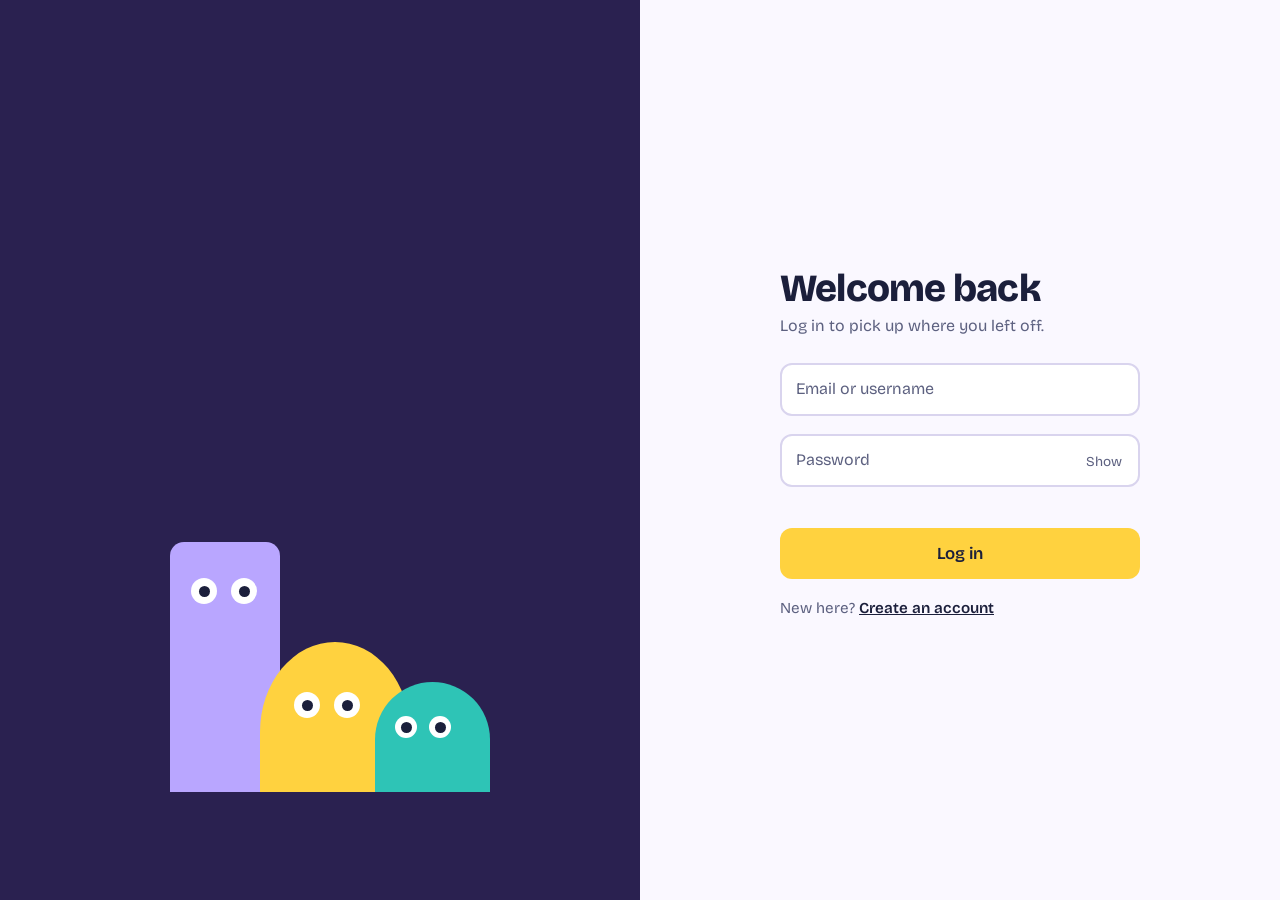
<file: index.html>
<!DOCTYPE html>
<html lang="en">
<head>
<meta charset="UTF-8">
<meta name="viewport" content="width=device-width, initial-scale=1, viewport-fit=cover">
<title>Animated login page</title>
<link href="https://fonts.googleapis.com/css2?family=Bricolage+Grotesque:wght@400;600;800&display=swap" rel="stylesheet">
<link rel="stylesheet" href="login.css">
</head>
<body>

<section class="stage" id="stage" aria-hidden="true">
  <div class="crew">
    <div class="pal tall"><div class="eyes"><div class="eye"><div class="pupil"></div></div><div class="eye"><div class="pupil"></div></div></div></div>
    <div class="pal round"><div class="eyes"><div class="eye"><div class="pupil"></div></div><div class="eye"><div class="pupil"></div></div></div></div>
    <div class="pal half"><div class="eyes"><div class="eye"><div class="pupil"></div></div><div class="eye"><div class="pupil"></div></div></div></div>
  </div>
</section>

<main class="panel">
  <form id="form" novalidate>
    <h1>Welcome back</h1>
    <p class="sub">Log in to pick up where you left off.</p>

    <div class="field">
      <input id="user" type="text" placeholder=" " autocomplete="username">
      <label for="user">Email or username</label>
    </div>

    <div class="field">
      <input id="pass" type="password" placeholder=" " autocomplete="current-password">
      <label for="pass">Password</label>
      <button type="button" class="toggle" id="toggle" aria-label="Show password">Show</button>
    </div>

    <p class="error" id="error" role="alert"></p>
    <button class="go" id="go" type="submit">Log in</button>
    <p class="foot">New here? <a href="signup.html">Create an account</a></p>
  </form>
</main>

<script src="login.js"></script>
</body>
</html>
</file>
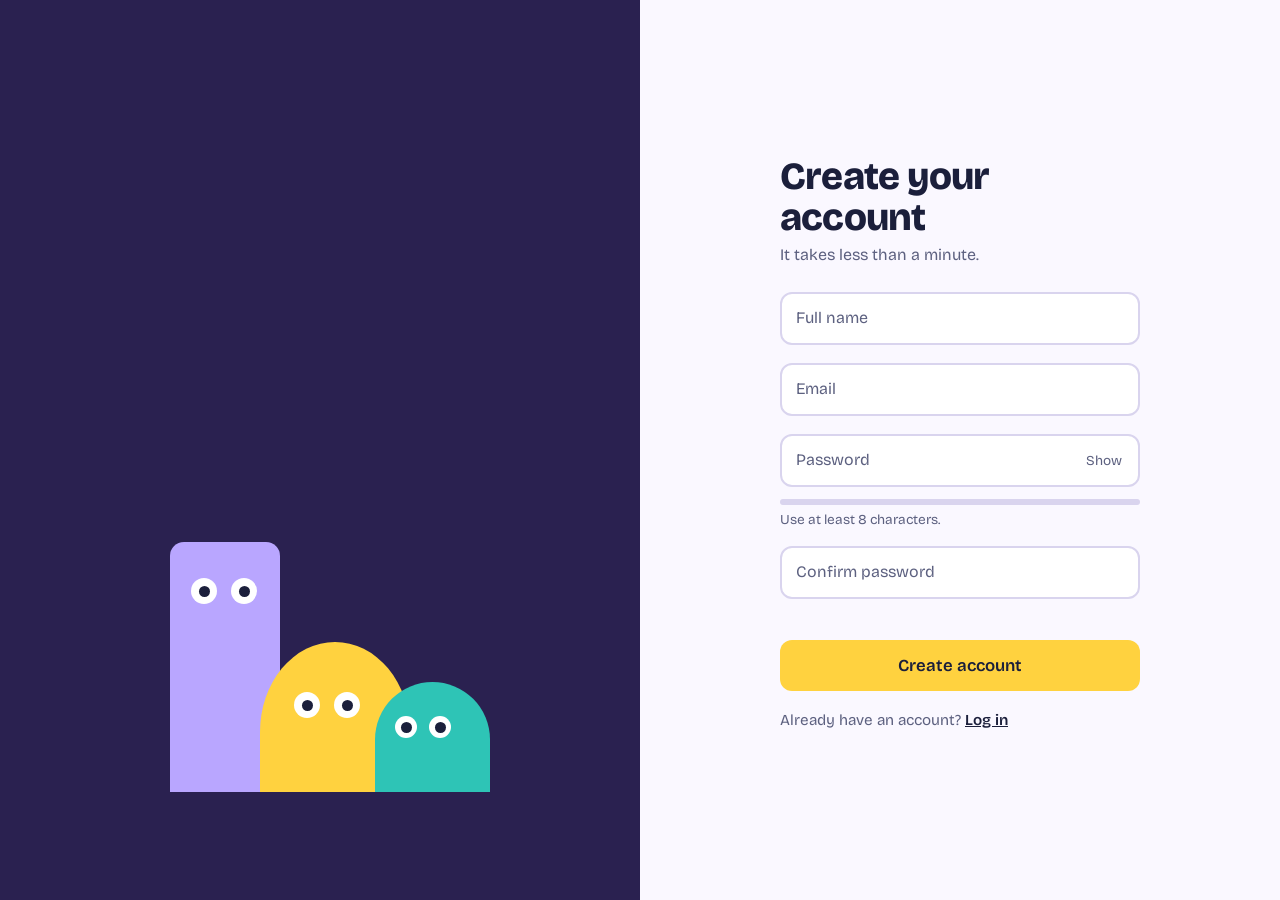
<file: signup.html>
<!DOCTYPE html>
<html lang="en">
<head>
<meta charset="UTF-8">
<meta name="viewport" content="width=device-width, initial-scale=1, viewport-fit=cover">
<title>Create your account</title>
<link href="https://fonts.googleapis.com/css2?family=Bricolage+Grotesque:wght@400;600;800&display=swap" rel="stylesheet">
<link rel="stylesheet" href="login.css">
<link rel="stylesheet" href="signup.css">
</head>
<body>

<section class="stage" id="stage" aria-hidden="true">
  <div class="crew">
    <div class="pal tall"><div class="eyes"><div class="eye"><div class="pupil"></div></div><div class="eye"><div class="pupil"></div></div></div></div>
    <div class="pal round"><div class="eyes"><div class="eye"><div class="pupil"></div></div><div class="eye"><div class="pupil"></div></div></div></div>
    <div class="pal half"><div class="eyes"><div class="eye"><div class="pupil"></div></div><div class="eye"><div class="pupil"></div></div></div></div>
  </div>
</section>

<main class="panel">
  <form id="form" novalidate>
    <h1>Create your account</h1>
    <p class="sub">It takes less than a minute.</p>

    <div class="field">
      <input id="name" type="text" placeholder=" " autocomplete="name">
      <label for="name">Full name</label>
    </div>

    <div class="field">
      <input id="email" type="email" placeholder=" " autocomplete="email">
      <label for="email">Email</label>
    </div>

    <div class="field">
      <input id="pass" type="password" placeholder=" " autocomplete="new-password">
      <label for="pass">Password</label>
      <button type="button" class="toggle" id="toggle" aria-label="Show passwords">Show</button>
    </div>

    <div class="meter" aria-hidden="true"><span id="bar"></span></div>
    <p class="hint" id="hint">Use at least 8 characters.</p>

    <div class="field">
      <input id="confirm" type="password" placeholder=" " autocomplete="new-password">
      <label for="confirm">Confirm password</label>
    </div>

    <p class="error" id="error" role="alert"></p>
    <button class="go" id="go" type="submit">Create account</button>
    <p class="foot">Already have an account? <a href="index.html">Log in</a></p>
  </form>
</main>

<script src="signup.js"></script>
</body>
</html>
</file>
<file: login.css>
:root{
  --bg:#FAF8FF; --ink:#1B1F3B; --muted:#5d6180; --line:#d9d4ee; --field:#fff;
  --lilac:#B9A6FF; --lemon:#FFD23F; --teal:#2EC4B6; --stage:#2a2150;
  box-sizing:border-box;
  padding-top:env(safe-area-inset-top,0px); padding-bottom:env(safe-area-inset-bottom,0px);
}
@media (prefers-color-scheme: dark){
  :root:not([data-theme="light"]){ --bg:#14122b; --ink:#f3f0ff; --muted:#a9a6c8; --line:#3a3566; --field:#1d1a3b; --stage:#241c4a; }
}
:root[data-theme="dark"]{ --bg:#14122b; --ink:#f3f0ff; --muted:#a9a6c8; --line:#3a3566; --field:#1d1a3b; --stage:#241c4a; }
*{box-sizing:border-box}
html,body{height:100%;margin:0}
body{background:var(--bg);color:var(--ink);font-family:"Bricolage Grotesque",system-ui,-apple-system,"Segoe UI",sans-serif;display:grid;grid-template-columns:1fr 1fr}

/* ---------- Stage with characters ---------- */
.stage{background:var(--stage);position:relative;overflow:hidden;display:flex;align-items:flex-end;justify-content:center}
.crew{position:relative;width:340px;height:300px;margin-bottom:12vh}
.pal{position:absolute;bottom:0;transition:transform .5s cubic-bezier(.3,1.4,.5,1)}
.pal .eyes{position:absolute;display:flex;gap:14px;transition:transform .25s ease-out}
.eye{width:26px;height:26px;border-radius:50%;background:#fff;display:grid;place-items:center;overflow:hidden;transition:height .2s ease, margin-top .2s ease}
.pupil{width:11px;height:11px;border-radius:50%;background:var(--ink);transition:transform .08s linear}
.tall{left:20px;width:110px;height:250px;background:var(--lilac);border-radius:14px 14px 0 0}
.tall .eyes{top:36px;left:21px}
.round{left:110px;width:150px;height:150px;background:var(--lemon);border-radius:50%  50% 0 0 / 60% 60% 0 0}
.round .eyes{top:50px;left:34px}
.half{left:225px;width:115px;height:110px;background:var(--teal);border-radius:60px 60px 0 0}
.half .eyes{top:34px;left:20px;gap:12px}
.half .eye{width:22px;height:22px}

/* hiding eyes while typing the password */
.shy .eye{height:5px;margin-top:10px;background:var(--ink)}
.shy .pupil{opacity:0}
.shy .tall{transform:translateY(8px) rotate(-2deg)}
.shy .half{transform:translateY(6px) rotate(2deg)}
/* peeking when password is visible */
.peek .tall .eye:last-child{height:26px;margin-top:0;background:#fff}
.peek .tall .eye:last-child .pupil{opacity:1}
/* success hop */
.hop .pal{animation:hop .6s ease}
.hop .round{animation-delay:.08s}.hop .half{animation-delay:.16s}
@keyframes hop{0%,100%{transform:translateY(0)}40%{transform:translateY(-34px)}}
/* idle blink */
@keyframes blink{0%,94%,100%{transform:scaleY(1)}97%{transform:scaleY(.1)}}
.eye{animation:blink 5s infinite}

/* ---------- Form ---------- */
.panel{display:grid;place-items:center;padding:32px}
form{width:100%;max-width:360px}
h1{font-size:2.4rem;font-weight:800;line-height:1.05;margin:0 0 8px;letter-spacing:-.02em}
.sub{color:var(--muted);margin:0 0 28px}
.field{position:relative;margin-bottom:18px}
.field input{width:100%;padding:22px 14px 8px;font:inherit;font-size:1rem;color:var(--ink);background:var(--field);border:2px solid var(--line);border-radius:12px;outline:none;transition:border-color .2s, box-shadow .2s}
.field label{position:absolute;left:16px;top:16px;color:var(--muted);pointer-events:none;transition:transform .2s, font-size .2s;transform-origin:left top}
.field input:focus{border-color:var(--lilac);box-shadow:0 0 0 4px color-mix(in srgb,var(--lilac) 35%,transparent)}
.field input:focus + label,.field input:not(:placeholder-shown) + label{transform:translateY(-9px);font-size:.75rem}
.toggle{position:absolute;right:10px;top:50%;transform:translateY(-50%);background:none;border:0;color:var(--muted);font:inherit;font-size:.85rem;cursor:pointer;padding:8px;border-radius:8px}
.toggle:hover{color:var(--ink)}
.toggle:focus-visible,button.go:focus-visible,a:focus-visible{outline:3px solid var(--lilac);outline-offset:2px}
.error{color:#e5484d;font-size:.9rem;min-height:1.3em;margin:-6px 0 10px}
.shake{animation:shake .4s}
@keyframes shake{20%,60%{transform:translateX(-8px)}40%,80%{transform:translateX(8px)}}
button.go{width:100%;padding:15px;font:inherit;font-weight:600;font-size:1.05rem;color:#1B1F3B;background:var(--lemon);border:0;border-radius:12px;cursor:pointer;transition:transform .15s, background .3s}
button.go:hover{transform:translateY(-2px)}
button.go:active{transform:translateY(1px)}
button.go.ok{background:var(--teal)}
.foot{margin-top:20px;color:var(--muted);font-size:.95rem}
.foot a{color:var(--ink);font-weight:600}

@media (max-width:760px){
  body{grid-template-columns:1fr;grid-template-rows:240px 1fr}
  .crew{transform:scale(.7);transform-origin:bottom center;margin-bottom:0}
}
@media (prefers-reduced-motion: reduce){
  *{animation:none!important;transition:none!important}
}
</file>
<file: signup.css>
/* Sign-up page additions. Everything else comes from login.css */
.panel{overflow-y:auto}

.meter{height:6px;border-radius:99px;background:var(--line);overflow:hidden;margin:-6px 0 6px}
.meter span{display:block;height:100%;width:0;border-radius:99px;background:#e5484d;transition:width .3s ease, background .3s ease}
.meter span[data-level="1"]{width:25%;background:#e5484d}
.meter span[data-level="2"]{width:50%;background:#f5a524}
.meter span[data-level="3"]{width:75%;background:var(--lemon)}
.meter span[data-level="4"]{width:100%;background:var(--teal)}

.hint{color:var(--muted);font-size:.85rem;margin:0 0 18px}
</file>
